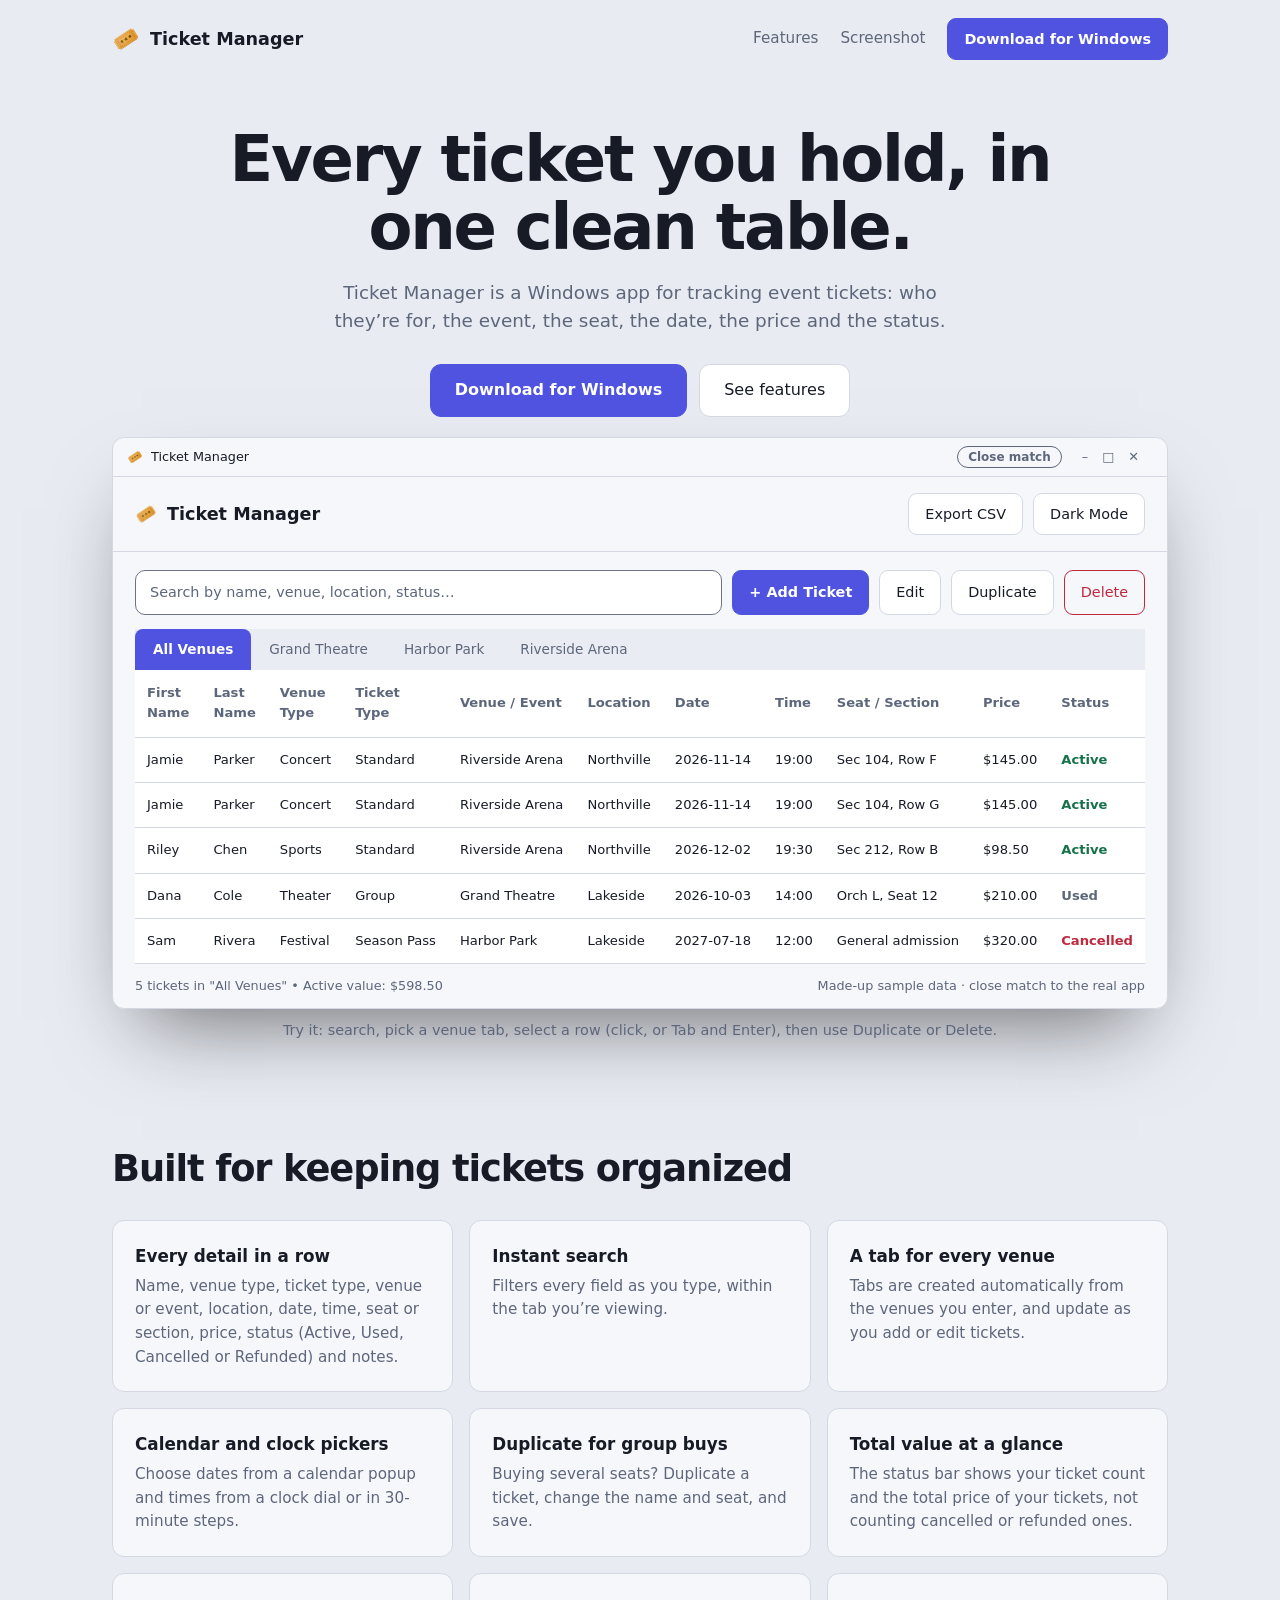
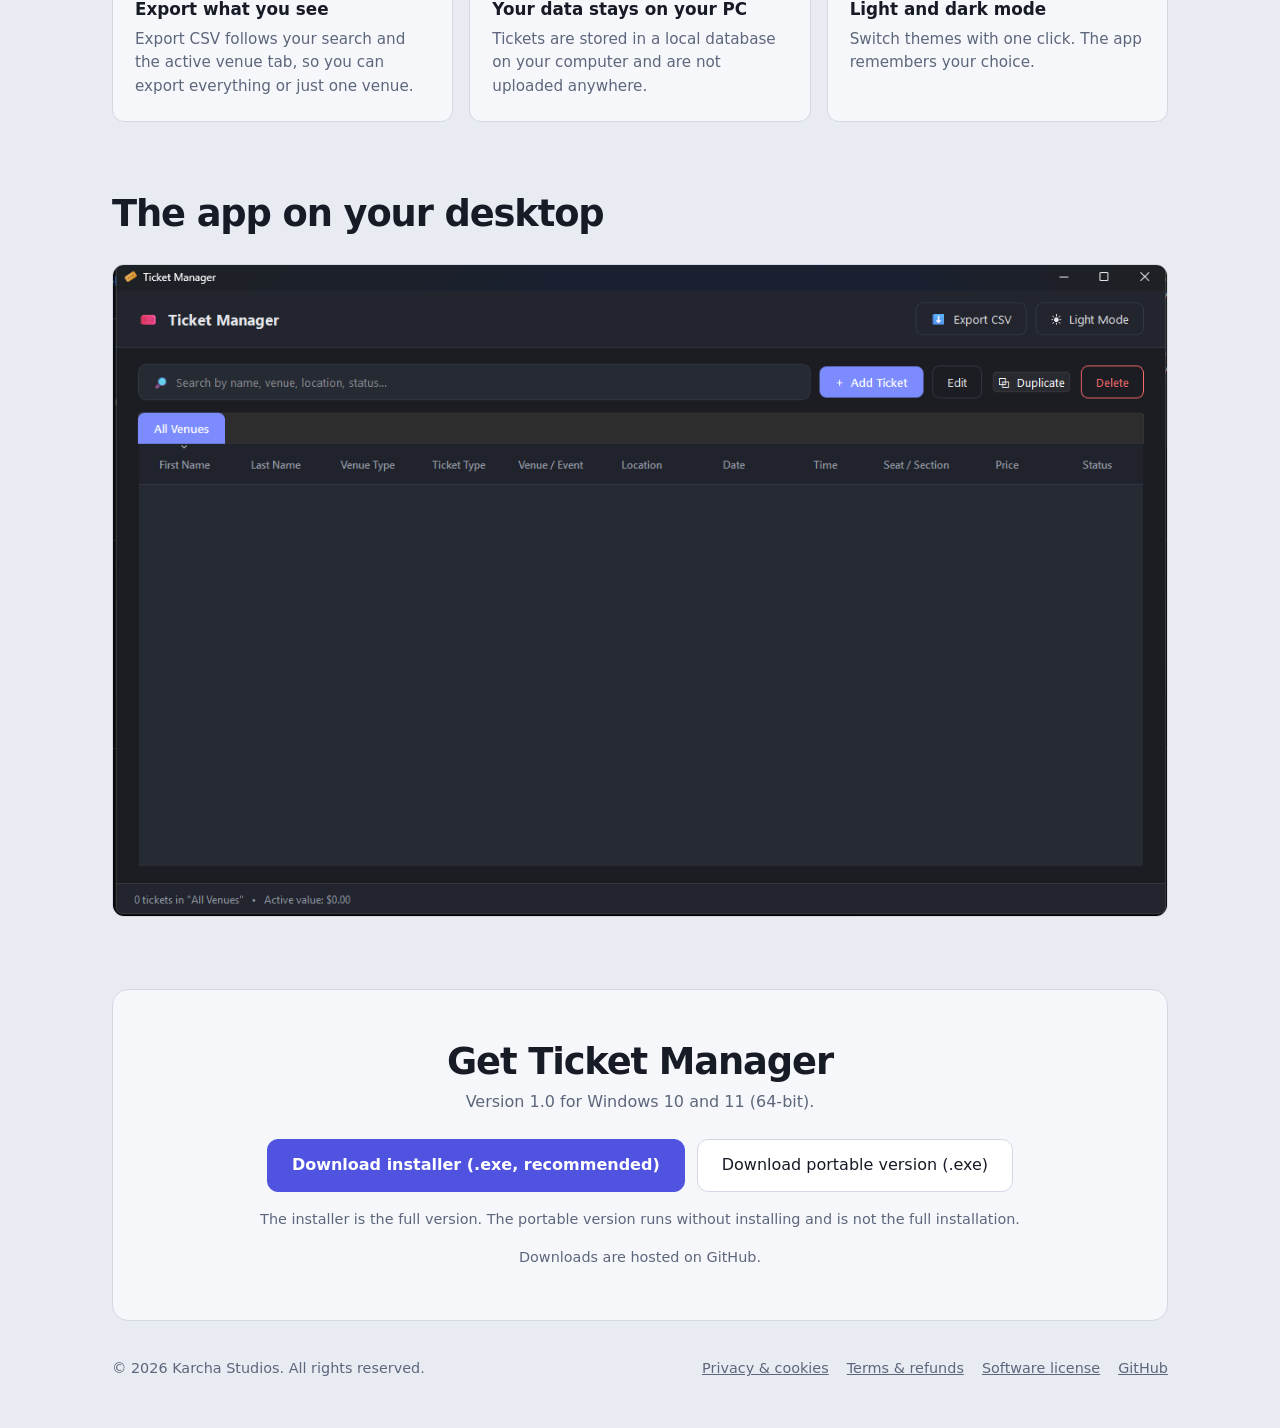
<file: index.html>
<!DOCTYPE html>
<html lang="en">
<head>
<meta charset="UTF-8">
<meta name="viewport" content="width=device-width, initial-scale=1">
<title>Ticket Manager – Event ticket tracker for Windows</title>
<meta name="description" content="Ticket Manager is a Windows app that keeps the event tickets you hold in one searchable table.">
<link rel="icon" type="image/png" href="icon.png">
<style>
:root{--page:#14161b;--bg:#1d2027;--panel:#252933;--tabbar:#2d2d31;--line:#343a47;--ctl:#8a94a6;--ink:#eef1f7;--muted:#98a1b3;--accent:#8386ff;--accent-ink:#12132b;--danger:#ff6b7d;--ok:#58d39a;color-scheme:dark}
:root[data-theme="light"]{--page:#e8ebf2;--bg:#f6f7fb;--panel:#fff;--tabbar:#e9ecf3;--line:#d3d8e3;--ctl:#6b7487;--ink:#171b26;--muted:#5d677b;--accent:#4f53e0;--accent-ink:#fff;--danger:#c0283d;--ok:#17724a;color-scheme:light}
*{box-sizing:border-box}
html{scroll-behavior:smooth}
body{margin:0;background:var(--page);color:var(--ink);font-family:"Segoe UI Variable Text","Segoe UI",system-ui,-apple-system,Roboto,Arial,sans-serif;line-height:1.55}
:focus-visible{outline:3px solid var(--accent);outline-offset:2px}
.skip{position:absolute;left:12px;top:-60px;background:var(--accent);color:var(--accent-ink);padding:10px 16px;border-radius:8px;font-weight:700;z-index:10;text-decoration:none}
.skip:focus{top:12px}
.sr{position:absolute;width:1px;height:1px;overflow:hidden;clip:rect(0 0 0 0);white-space:nowrap}
.wrap{max-width:1120px;margin:0 auto;padding:0 clamp(16px,4vw,32px)}
nav{display:flex;align-items:center;gap:22px;padding:18px 0}
.brand{display:flex;align-items:center;gap:10px;font-weight:700;font-size:1.1rem;text-decoration:none;margin-right:auto;color:var(--ink)}
.logo{width:28px;height:28px;object-fit:contain;display:block}
nav a.l{color:var(--muted);text-decoration:none;font-size:.95rem}
nav a.l:hover{color:var(--ink);text-decoration:underline}
.btn{display:inline-flex;align-items:center;gap:8px;border:1px solid var(--line);background:var(--panel);color:var(--ink);font:inherit;font-size:.9rem;font-weight:500;padding:9px 16px;border-radius:9px;cursor:pointer;text-decoration:none}
.btn:hover{border-color:var(--muted)}
.btn.p{background:var(--accent);border-color:var(--accent);color:var(--accent-ink);font-weight:600}
.btn.d{color:var(--danger);border-color:var(--danger);background:transparent}
.btn.big{padding:13px 24px;font-size:1rem;border-radius:11px}
.hero{text-align:center;padding:48px 0 36px}
h1{font-size:clamp(2.3rem,5.5vw,4rem);line-height:1.05;letter-spacing:-.035em;margin:0 auto 18px;max-width:14em;font-weight:700}
.lead{color:var(--muted);font-size:1.15rem;max-width:34em;margin:0 auto 28px}
.cta{display:flex;flex-wrap:wrap;gap:12px;justify-content:center}
.win{background:var(--bg);border:1px solid var(--line);border-radius:12px;overflow:hidden;box-shadow:0 40px 80px -30px rgba(0,0,0,.55);margin:20px 0 10px;text-align:left}
.title{display:flex;align-items:center;gap:8px;padding:8px 14px;font-size:.8rem;border-bottom:1px solid var(--line)}
.title .ctl{letter-spacing:14px;color:var(--muted);margin-left:12px}
.badge{margin-left:auto;font-size:.75rem;font-weight:600;color:var(--muted);border:1px solid var(--muted);border-radius:99px;padding:1px 10px}
.bar{display:flex;align-items:center;justify-content:space-between;padding:16px 22px;border-bottom:1px solid var(--line);gap:12px;flex-wrap:wrap}
.bar b{font-size:1.1rem;display:flex;align-items:center;gap:10px}
.tools{display:flex;gap:10px;padding:18px 22px 14px;flex-wrap:wrap}
.tools input{flex:1;min-width:180px;background:var(--panel);border:1px solid var(--ctl);border-radius:10px;padding:10px 14px;color:var(--ink);font:inherit;font-size:.9rem}
.tools input::placeholder{color:var(--muted);opacity:1}
.tabs{margin:0 22px;background:var(--tabbar);display:flex;overflow-x:auto}
.tab{border:0;background:none;color:var(--muted);font:inherit;font-size:.85rem;padding:10px 18px;cursor:pointer;white-space:nowrap}
.tab:hover{color:var(--ink)}
.tab[aria-pressed="true"]{background:var(--accent);color:var(--accent-ink);font-weight:600;border-radius:8px 8px 0 0}
.tw{margin:0 22px;background:var(--panel);overflow-x:auto;min-height:230px}
table{width:100%;border-collapse:collapse;font-size:.82rem;min-width:980px}
th{color:var(--muted);font-weight:600;text-align:left;padding:13px 12px;border-bottom:1px solid var(--line)}
td{padding:12px;border-bottom:1px solid var(--line);white-space:nowrap}
tbody tr{cursor:pointer}
tbody tr:hover{background:color-mix(in srgb,var(--accent) 6%,transparent)}
tbody tr.sel{background:color-mix(in srgb,var(--accent) 10%,transparent)}
tbody tr.sel td:first-child{box-shadow:inset 4px 0 var(--accent)}
.st{font-weight:600}.st.Active{color:var(--ok)}.st.Used{color:var(--muted)}.st.Cancelled{color:var(--danger)}
.foot{padding:12px 22px;font-size:.8rem;color:var(--muted);display:flex;gap:14px;flex-wrap:wrap;justify-content:space-between}
.note{text-align:center;color:var(--muted);font-size:.9rem;margin:8px 0 0;min-height:1.4em}
section{padding:72px 0 0}
h2{font-size:clamp(1.6rem,3.4vw,2.3rem);letter-spacing:-.03em;line-height:1.1;margin:0 0 30px}
.grid{display:grid;grid-template-columns:repeat(auto-fit,minmax(260px,1fr));gap:16px}
.card{background:var(--bg);border:1px solid var(--line);border-radius:12px;padding:22px}
.card h3{margin:0 0 6px;font-size:1.05rem}.card p{margin:0;color:var(--muted);font-size:.95rem}
.shot{width:100%;height:auto;display:block;border-radius:12px;border:1px solid var(--line)}
.dl{margin:72px 0 0;background:var(--bg);border:1px solid var(--line);border-radius:16px;padding:clamp(26px,5vw,52px);text-align:center}
.dl h2{margin-bottom:8px}.dl p{color:var(--muted);margin:0 0 24px}
.dl p.dlnote{font-size:.9rem;margin:16px 0 0}
footer{padding:36px 0 48px;color:var(--muted);font-size:.9rem;display:flex;gap:12px 24px;flex-wrap:wrap}
footer nav{padding:0;margin-left:auto;gap:18px}
footer a{color:var(--muted)}
footer a:hover{color:var(--ink)}
@media (max-width:700px){nav a.l{display:none}footer nav{margin-left:0}}
@media (prefers-reduced-motion:reduce){html{scroll-behavior:auto}}
</style>
</head>
<body>
<a class="skip" href="#main">Skip to main content</a>
<div class="wrap">
  <header>
    <nav aria-label="Main">
      <a class="brand" href="#top"><img class="logo" src="icon.png" alt="" width="28" height="28">Ticket Manager</a>
      <a class="l" href="#features">Features</a>
      <a class="l" href="#real">Screenshot</a>
      <a class="btn p" href="https://github.com/karcha3/Ticket-Manager/releases/latest/download/TicketManager-Setup-1.0.exe">Download for Windows</a>
    </nav>
  </header>

  <main id="main" tabindex="-1">
  <section class="hero" id="top" style="padding-top:48px" aria-labelledby="h1">
    <h1 id="h1">Every ticket you hold, in one clean table.</h1>
    <p class="lead">Ticket Manager is a Windows app for tracking event tickets: who they’re for, the event, the seat, the date, the price and the status.</p>
    <div class="cta">
      <a class="btn p big" href="https://github.com/karcha3/Ticket-Manager/releases/latest/download/TicketManager-Setup-1.0.exe">Download for Windows</a>
      <a class="btn big" href="#features">See features</a>
    </div>

    <div class="win" role="group" aria-label="Interactive demo of Ticket Manager with made-up sample tickets">
      <div class="title"><img class="logo" src="icon.png" alt="" width="16" height="16" style="width:16px;height:16px">Ticket Manager<span class="badge">Close match</span><span class="ctl" aria-hidden="true">–□✕</span></div>
      <div class="bar">
        <b><img class="logo" src="icon.png" alt="" width="22" height="22" style="width:22px;height:22px">Ticket Manager</b>
        <div style="display:flex;gap:10px"><button class="btn" id="csv" type="button">Export CSV</button><button class="btn" id="theme" type="button">Light Mode</button></div>
      </div>
      <div class="tools">
        <label class="sr" for="q">Search sample tickets</label>
        <input id="q" type="search" placeholder="Search by name, venue, location, status…" autocomplete="off">
        <button class="btn p" data-demo type="button">+ Add Ticket</button>
        <button class="btn" data-demo type="button">Edit</button>
        <button class="btn" id="dup" type="button">Duplicate</button>
        <button class="btn d" id="del" type="button">Delete</button>
      </div>
      <div class="tabs" role="group" aria-label="Filter by venue" id="tabs"></div>
      <div class="tw" tabindex="0" role="region" aria-label="Sample tickets table (scrolls sideways on small screens)">
        <table role="grid" aria-label="Sample tickets">
          <thead><tr><th scope="col">First Name</th><th scope="col">Last Name</th><th scope="col">Venue Type</th><th scope="col">Ticket Type</th><th scope="col">Venue / Event</th><th scope="col">Location</th><th scope="col">Date</th><th scope="col">Time</th><th scope="col">Seat / Section</th><th scope="col">Price</th><th scope="col">Status</th></tr></thead>
          <tbody id="rows"></tbody>
        </table>
      </div>
      <div class="foot"><span id="count"></span><span>Made-up sample data · close match to the real app</span></div>
    </div>
    <p class="note" id="note" role="status">Try it: search, pick a venue tab, select a row (click, or Tab and Enter), then use Duplicate or Delete.</p>
  </section>

  <section id="features" aria-labelledby="h-features">
    <h2 id="h-features">Built for keeping tickets organized</h2>
    <div class="grid">
      <div class="card"><h3>Every detail in a row</h3><p>Name, venue type, ticket type, venue or event, location, date, time, seat or section, price, status (Active, Used, Cancelled or Refunded) and notes.</p></div>
      <div class="card"><h3>Instant search</h3><p>Filters every field as you type, within the tab you’re viewing.</p></div>
      <div class="card"><h3>A tab for every venue</h3><p>Tabs are created automatically from the venues you enter, and update as you add or edit tickets.</p></div>
      <div class="card"><h3>Calendar and clock pickers</h3><p>Choose dates from a calendar popup and times from a clock dial or in 30-minute steps.</p></div>
      <div class="card"><h3>Duplicate for group buys</h3><p>Buying several seats? Duplicate a ticket, change the name and seat, and save.</p></div>
      <div class="card"><h3>Total value at a glance</h3><p>The status bar shows your ticket count and the total price of your tickets, not counting cancelled or refunded ones.</p></div>
      <div class="card"><h3>Export what you see</h3><p>Export CSV follows your search and the active venue tab, so you can export everything or just one venue.</p></div>
      <div class="card"><h3>Your data stays on your PC</h3><p>Tickets are stored in a local database on your computer and are not uploaded anywhere.</p></div>
      <div class="card"><h3>Light and dark mode</h3><p>Switch themes with one click. The app remembers your choice.</p></div>
    </div>
  </section>

  <section id="real" aria-labelledby="h-real">
    <h2 id="h-real">The app on your desktop</h2>
    <img class="shot" src="screenshot.png" alt="The Ticket Manager window in dark mode with no tickets yet. It shows a search box, Add Ticket, Edit, Duplicate and Delete buttons, an All Venues tab, and an empty table with columns for name, venue, location, date, time, seat, price and status." width="1186" height="732" loading="lazy">
  </section>

  <section class="dl" id="download" aria-labelledby="h-dl">
    <h2 id="h-dl">Get Ticket Manager</h2>
    <p>Version 1.0 for Windows 10 and 11 (64-bit).</p>
    <div class="cta">
      <a class="btn p big" href="https://github.com/karcha3/Ticket-Manager/releases/latest/download/TicketManager-Setup-1.0.exe">Download installer (.exe, recommended)</a>
      <a class="btn big" href="https://github.com/karcha3/Ticket-Manager/releases/latest/download/TicketManager-Portable-1.0.exe">Download portable version (.exe)</a>
    </div>
    <p class="dlnote">The installer is the full version. The portable version runs without installing and is not the full installation.</p>
    <p class="dlnote">Downloads are hosted on GitHub.</p>
  </section>
  </main>

  <footer>
    <span>© 2026 Karcha Studios. All rights reserved.</span>
    <nav aria-label="Footer">
      <a href="privacy.html">Privacy &amp; cookies</a>
      <a href="terms.html">Terms &amp; refunds</a>
      <a href="https://github.com/karcha3/Ticket-Manager/blob/main/LICENSE.txt">Software license</a>
      <a href="https://github.com/karcha3/Ticket-Manager">GitHub</a>
    </nav>
  </footer>
</div>

<script>
(function(){
  var data=[
    ["Jamie","Parker","Concert","Standard","Riverside Arena","Northville","2026-11-14","19:00","Sec 104, Row F","145.00","Active"],
    ["Jamie","Parker","Concert","Standard","Riverside Arena","Northville","2026-11-14","19:00","Sec 104, Row G","145.00","Active"],
    ["Riley","Chen","Sports","Standard","Riverside Arena","Northville","2026-12-02","19:30","Sec 212, Row B","98.50","Active"],
    ["Dana","Cole","Theater","Group","Grand Theatre","Lakeside","2026-10-03","14:00","Orch L, Seat 12","210.00","Used"],
    ["Sam","Rivera","Festival","Season Pass","Harbor Park","Lakeside","2027-07-18","12:00","General admission","320.00","Cancelled"]
  ];
  var tab="All Venues", sel=-1, types=["All Venues"];
  var $=function(s){return document.querySelector(s)};
  function esc(s){return String(s).replace(/[&<>"]/g,function(c){return{"&":"&amp;","<":"&lt;",">":"&gt;",'"':"&quot;"}[c]})}
  function vis(){var q=$("#q").value.toLowerCase();return data.map(function(r,i){return{r:r,i:i}}).filter(function(o){
    return (tab==="All Venues"||o.r[4]===tab)&&(!q||o.r.some(function(c){return c.toLowerCase().indexOf(q)>-1}))})}
  function render(){
    types=["All Venues"].concat(data.map(function(r){return r[4]}).filter(function(v,i,a){return a.indexOf(v)===i}).sort());
    if(types.indexOf(tab)<0)tab="All Venues";
    $("#tabs").innerHTML=types.map(function(t){return '<button class="tab" type="button" aria-pressed="'+(t===tab)+'" data-t="'+esc(t)+'">'+esc(t)+'</button>'}).join("");
    var v=vis();
    $("#rows").innerHTML=v.length?v.map(function(o){return '<tr tabindex="0" data-i="'+o.i+'" aria-selected="'+(o.i===sel)+'"'+(o.i===sel?' class="sel"':'')+'>'+o.r.map(function(c,k){return '<td'+(k===10?' class="st '+esc(c)+'"':'')+'>'+(k===9?'$'+esc(c):esc(c))+'</td>'}).join("")+'</tr>'}).join(""):'<tr><td colspan="11" style="color:var(--muted);padding:40px;text-align:center">No tickets match.</td></tr>';
    var total=v.filter(function(o){return o.r[10]!=="Cancelled"&&o.r[10]!=="Refunded"}).reduce(function(a,o){return a+parseFloat(o.r[9])},0);
    $("#count").textContent=v.length+(v.length===1?" ticket":" tickets")+' in "'+tab+'"  •  Active value: $'+total.toFixed(2);
  }
  function note(t){$("#note").textContent=t}
  function pick(tr){if(tr&&tr.dataset.i!==undefined){sel=+tr.dataset.i;render();var n=$('tr[data-i="'+sel+'"]');if(n)n.focus()}}
  $("#q").addEventListener("input",render);
  $("#tabs").addEventListener("click",function(e){var b=e.target.closest(".tab");if(b){tab=b.dataset.t;render();var n=$('.tab[aria-pressed="true"]');if(n)n.focus()}});
  $("#rows").addEventListener("click",function(e){pick(e.target.closest("tr"))});
  $("#rows").addEventListener("keydown",function(e){if(e.key==="Enter"||e.key===" "){e.preventDefault();pick(e.target.closest("tr"))}});
  $("#dup").onclick=function(){if(sel<0)return note("Select a ticket first.");data.splice(sel+1,0,data[sel].slice());sel++;render();note("Ticket duplicated.")};
  $("#del").onclick=function(){if(sel<0)return note("Select a ticket first.");data.splice(sel,1);sel=-1;render();note("Ticket deleted (demo only).")};
  document.querySelectorAll("[data-demo]").forEach(function(b){b.onclick=function(){note("Add and Edit are only in the full app.")}});
  $("#csv").onclick=function(){note("Export CSV is only in the full app.")};
  var root=document.documentElement,tb=$("#theme");
  function setTheme(light){root.dataset.theme=light?"light":"dark";tb.textContent=light?"Dark Mode":"Light Mode"}
  tb.onclick=function(){setTheme(root.dataset.theme!=="light")};
  setTheme(window.matchMedia&&matchMedia("(prefers-color-scheme: light)").matches);
  render();
})();
</script>
</body>
</html>
</file>
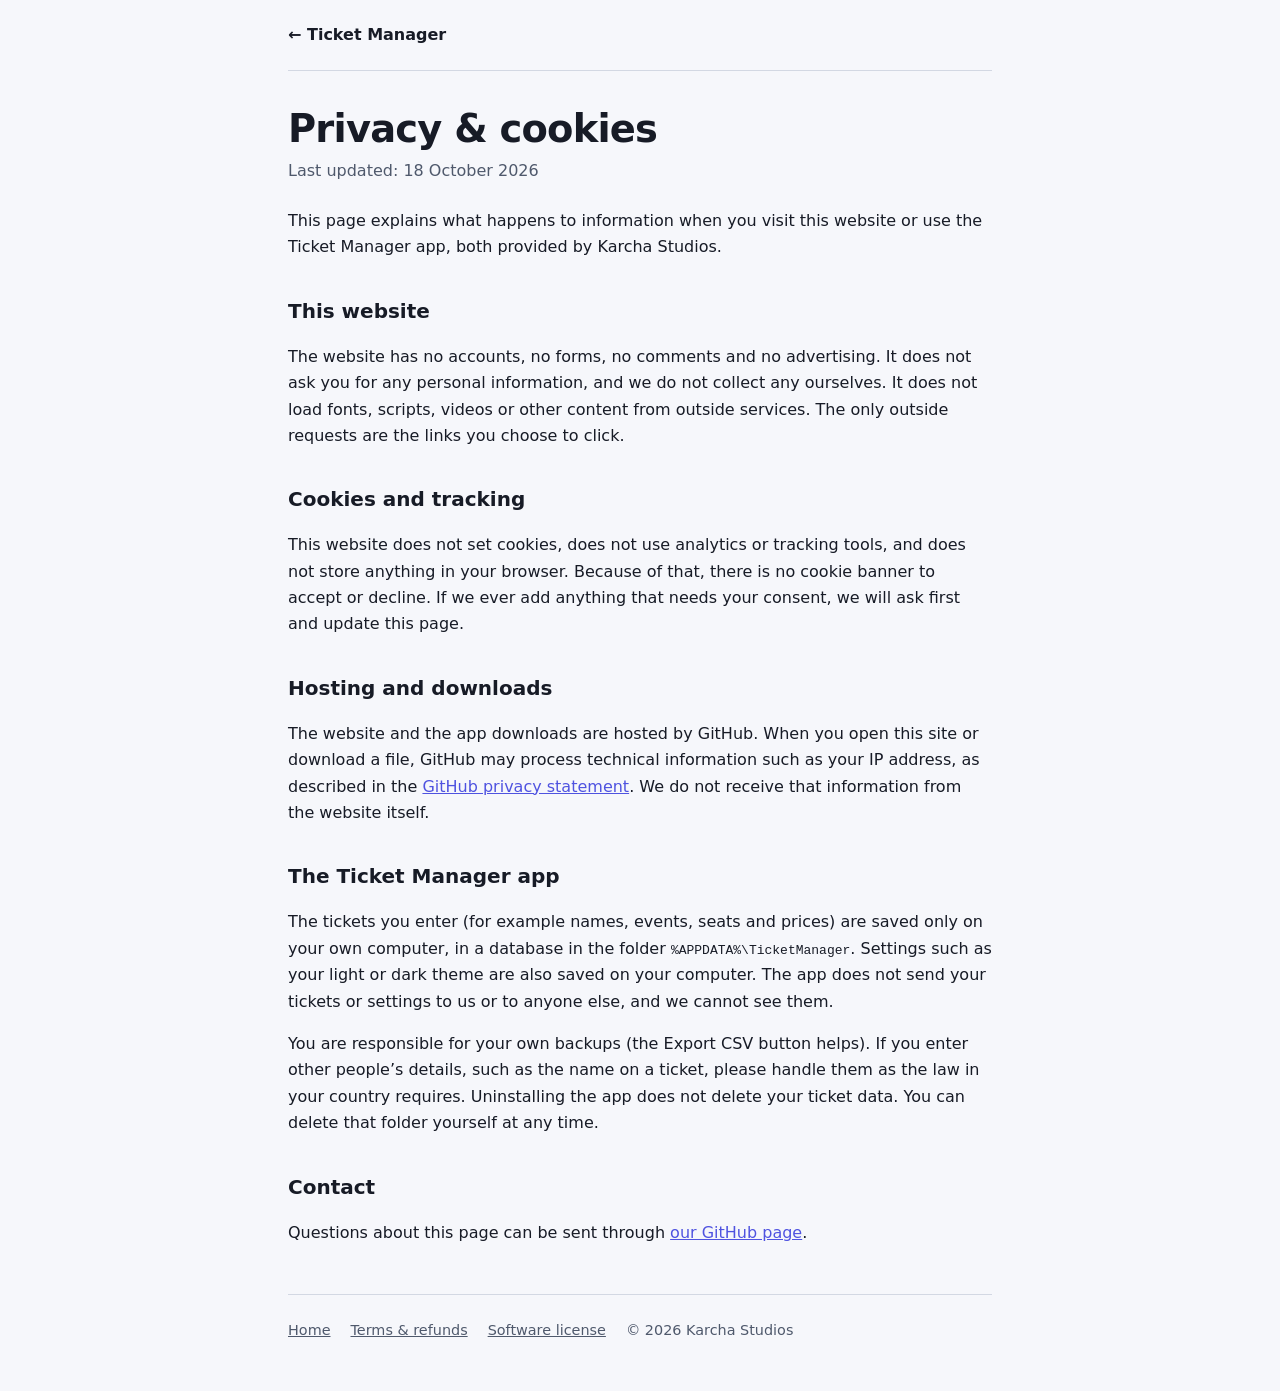
<file: privacy.html>
<!DOCTYPE html>
<html lang="en">
<head>
<meta charset="UTF-8">
<meta name="viewport" content="width=device-width, initial-scale=1">
<title>Privacy &amp; cookies – Ticket Manager</title>
<link rel="icon" type="image/png" href="icon.png">
<link rel="stylesheet" href="legal.css">
</head>
<body>
<a class="skip" href="#main">Skip to main content</a>
<div class="wrap">
<header><a href="index.html">← Ticket Manager</a></header>
<main id="main" tabindex="-1">
<h1>Privacy &amp; cookies</h1>
<p class="meta">Last updated: 18 October 2026</p>
<p>This page explains what happens to information when you visit this website or use the Ticket Manager app, both provided by Karcha Studios.</p>

<h2>This website</h2>
<p>The website has no accounts, no forms, no comments and no advertising. It does not ask you for any personal information, and we do not collect any ourselves. It does not load fonts, scripts, videos or other content from outside services. The only outside requests are the links you choose to click.</p>

<h2>Cookies and tracking</h2>
<p>This website does not set cookies, does not use analytics or tracking tools, and does not store anything in your browser. Because of that, there is no cookie banner to accept or decline. If we ever add anything that needs your consent, we will ask first and update this page.</p>

<h2>Hosting and downloads</h2>
<p>The website and the app downloads are hosted by GitHub. When you open this site or download a file, GitHub may process technical information such as your IP address, as described in the <a href="https://docs.github.com/en/site-policy/privacy-policies/github-general-privacy-statement">GitHub privacy statement</a>. We do not receive that information from the website itself.</p>

<h2>The Ticket Manager app</h2>
<p>The tickets you enter (for example names, events, seats and prices) are saved only on your own computer, in a database in the folder <code>%APPDATA%\TicketManager</code>. Settings such as your light or dark theme are also saved on your computer. The app does not send your tickets or settings to us or to anyone else, and we cannot see them.</p>
<p>You are responsible for your own backups (the Export CSV button helps). If you enter other people’s details, such as the name on a ticket, please handle them as the law in your country requires. Uninstalling the app does not delete your ticket data. You can delete that folder yourself at any time.</p>

<h2>Contact</h2>
<p>Questions about this page can be sent through <a href="https://github.com/karcha3/Ticket-Manager">our GitHub page</a>.</p>
</main>
<footer><a href="index.html">Home</a><a href="terms.html">Terms &amp; refunds</a><a href="https://github.com/karcha3/Ticket-Manager/blob/main/LICENSE.txt">Software license</a><span>© 2026 Karcha Studios</span></footer>
</div>
</body>
</html>
</file>
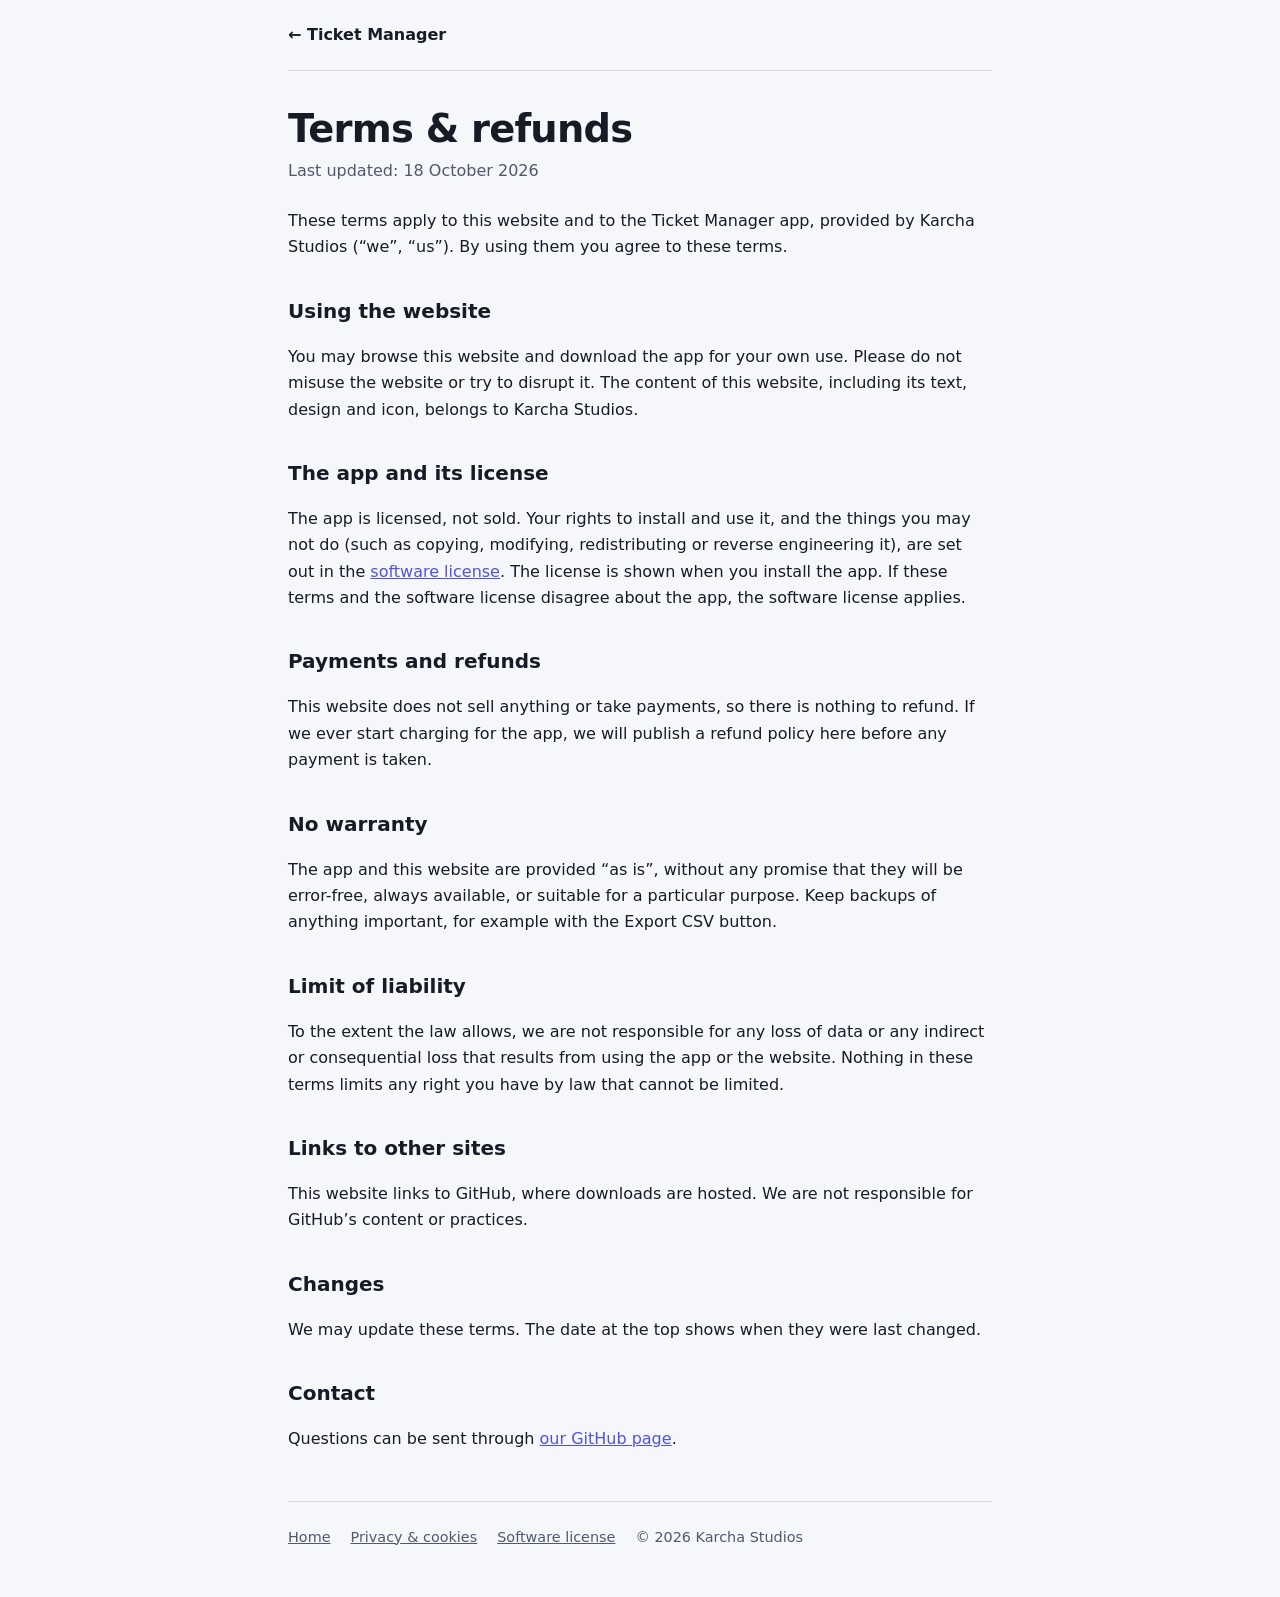
<file: terms.html>
<!DOCTYPE html>
<html lang="en">
<head>
<meta charset="UTF-8">
<meta name="viewport" content="width=device-width, initial-scale=1">
<title>Terms &amp; refunds – Ticket Manager</title>
<link rel="icon" type="image/png" href="icon.png">
<link rel="stylesheet" href="legal.css">
</head>
<body>
<a class="skip" href="#main">Skip to main content</a>
<div class="wrap">
<header><a href="index.html">← Ticket Manager</a></header>
<main id="main" tabindex="-1">
<h1>Terms &amp; refunds</h1>
<p class="meta">Last updated: 18 October 2026</p>
<p>These terms apply to this website and to the Ticket Manager app, provided by Karcha Studios (“we”, “us”). By using them you agree to these terms.</p>

<h2>Using the website</h2>
<p>You may browse this website and download the app for your own use. Please do not misuse the website or try to disrupt it. The content of this website, including its text, design and icon, belongs to Karcha Studios.</p>

<h2>The app and its license</h2>
<p>The app is licensed, not sold. Your rights to install and use it, and the things you may not do (such as copying, modifying, redistributing or reverse engineering it), are set out in the <a href="https://github.com/karcha3/Ticket-Manager/blob/main/LICENSE.txt">software license</a>. The license is shown when you install the app. If these terms and the software license disagree about the app, the software license applies.</p>

<h2>Payments and refunds</h2>
<p>This website does not sell anything or take payments, so there is nothing to refund. If we ever start charging for the app, we will publish a refund policy here before any payment is taken.</p>

<h2>No warranty</h2>
<p>The app and this website are provided “as is”, without any promise that they will be error-free, always available, or suitable for a particular purpose. Keep backups of anything important, for example with the Export CSV button.</p>

<h2>Limit of liability</h2>
<p>To the extent the law allows, we are not responsible for any loss of data or any indirect or consequential loss that results from using the app or the website. Nothing in these terms limits any right you have by law that cannot be limited.</p>

<h2>Links to other sites</h2>
<p>This website links to GitHub, where downloads are hosted. We are not responsible for GitHub’s content or practices.</p>

<h2>Changes</h2>
<p>We may update these terms. The date at the top shows when they were last changed.</p>

<h2>Contact</h2>
<p>Questions can be sent through <a href="https://github.com/karcha3/Ticket-Manager">our GitHub page</a>.</p>
</main>
<footer><a href="index.html">Home</a><a href="privacy.html">Privacy &amp; cookies</a><a href="https://github.com/karcha3/Ticket-Manager/blob/main/LICENSE.txt">Software license</a><span>© 2026 Karcha Studios</span></footer>
</div>
</body>
</html>
</file>
<file: legal.css>
:root{--page:#14161b;--panel:#1d2027;--line:#343a47;--ink:#eef1f7;--muted:#a8b1c2;--accent:#8386ff;color-scheme:dark}
@media (prefers-color-scheme:light){:root{--page:#f6f7fb;--panel:#fff;--line:#d3d8e3;--ink:#171b26;--muted:#4f596c;--accent:#4f53e0;color-scheme:light}}
*{box-sizing:border-box}
body{margin:0;background:var(--page);color:var(--ink);font-family:"Segoe UI Variable Text","Segoe UI",system-ui,-apple-system,Roboto,Arial,sans-serif;line-height:1.65}
:focus-visible{outline:3px solid var(--accent);outline-offset:2px}
.skip{position:absolute;left:12px;top:-60px;background:var(--accent);color:var(--page);padding:10px 16px;border-radius:8px;font-weight:700;text-decoration:none}
.skip:focus{top:12px}
.wrap{max-width:760px;margin:0 auto;padding:0 clamp(16px,4vw,28px)}
header{padding:22px 0;border-bottom:1px solid var(--line)}
header a{color:var(--ink);font-weight:700;text-decoration:none}
h1{font-size:clamp(1.8rem,4vw,2.4rem);letter-spacing:-.02em;line-height:1.15;margin:36px 0 6px}
h2{font-size:1.25rem;margin:34px 0 8px}
p,li{color:var(--ink)}
.meta{color:var(--muted);margin:0 0 24px}
a{color:var(--accent)}
ul{padding-left:1.2rem}
footer{border-top:1px solid var(--line);margin-top:48px;padding:24px 0 48px;color:var(--muted);font-size:.9rem;display:flex;flex-wrap:wrap;gap:8px 20px}
footer a{color:var(--muted)}
</file>
